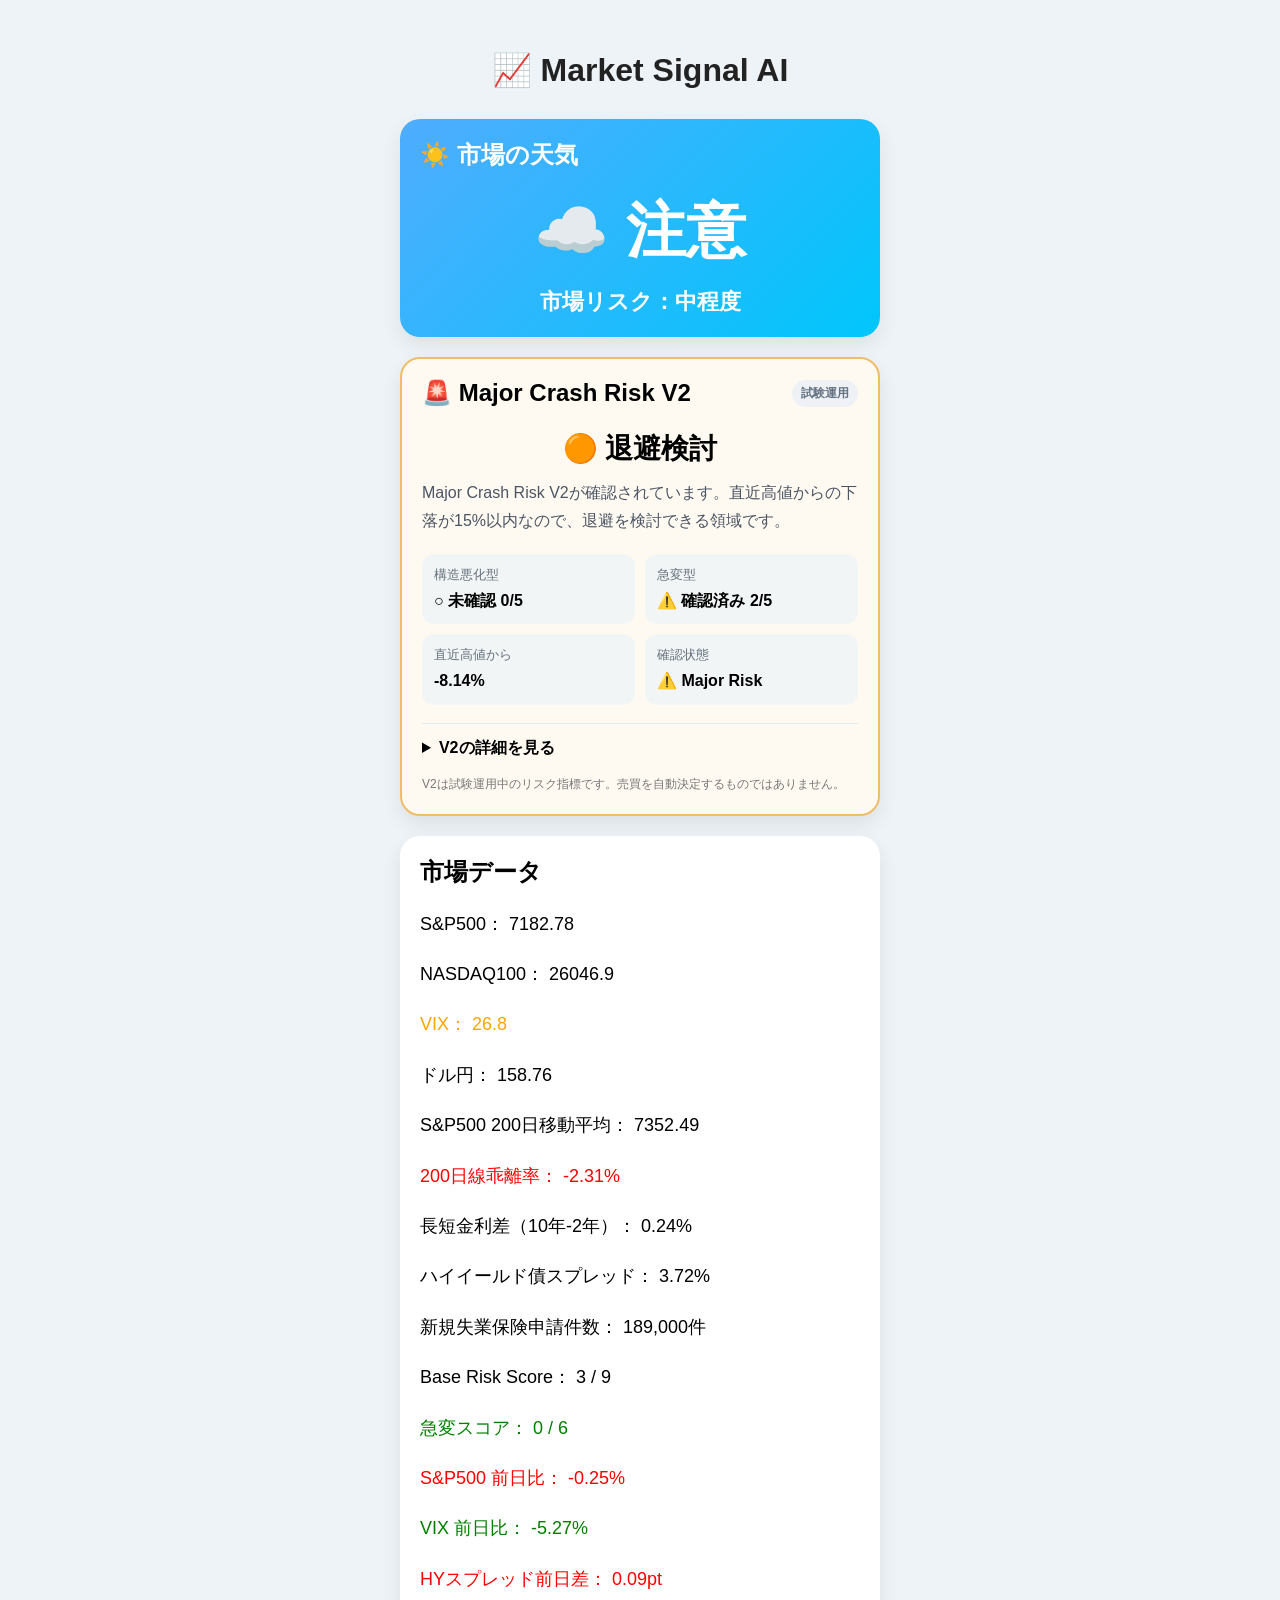
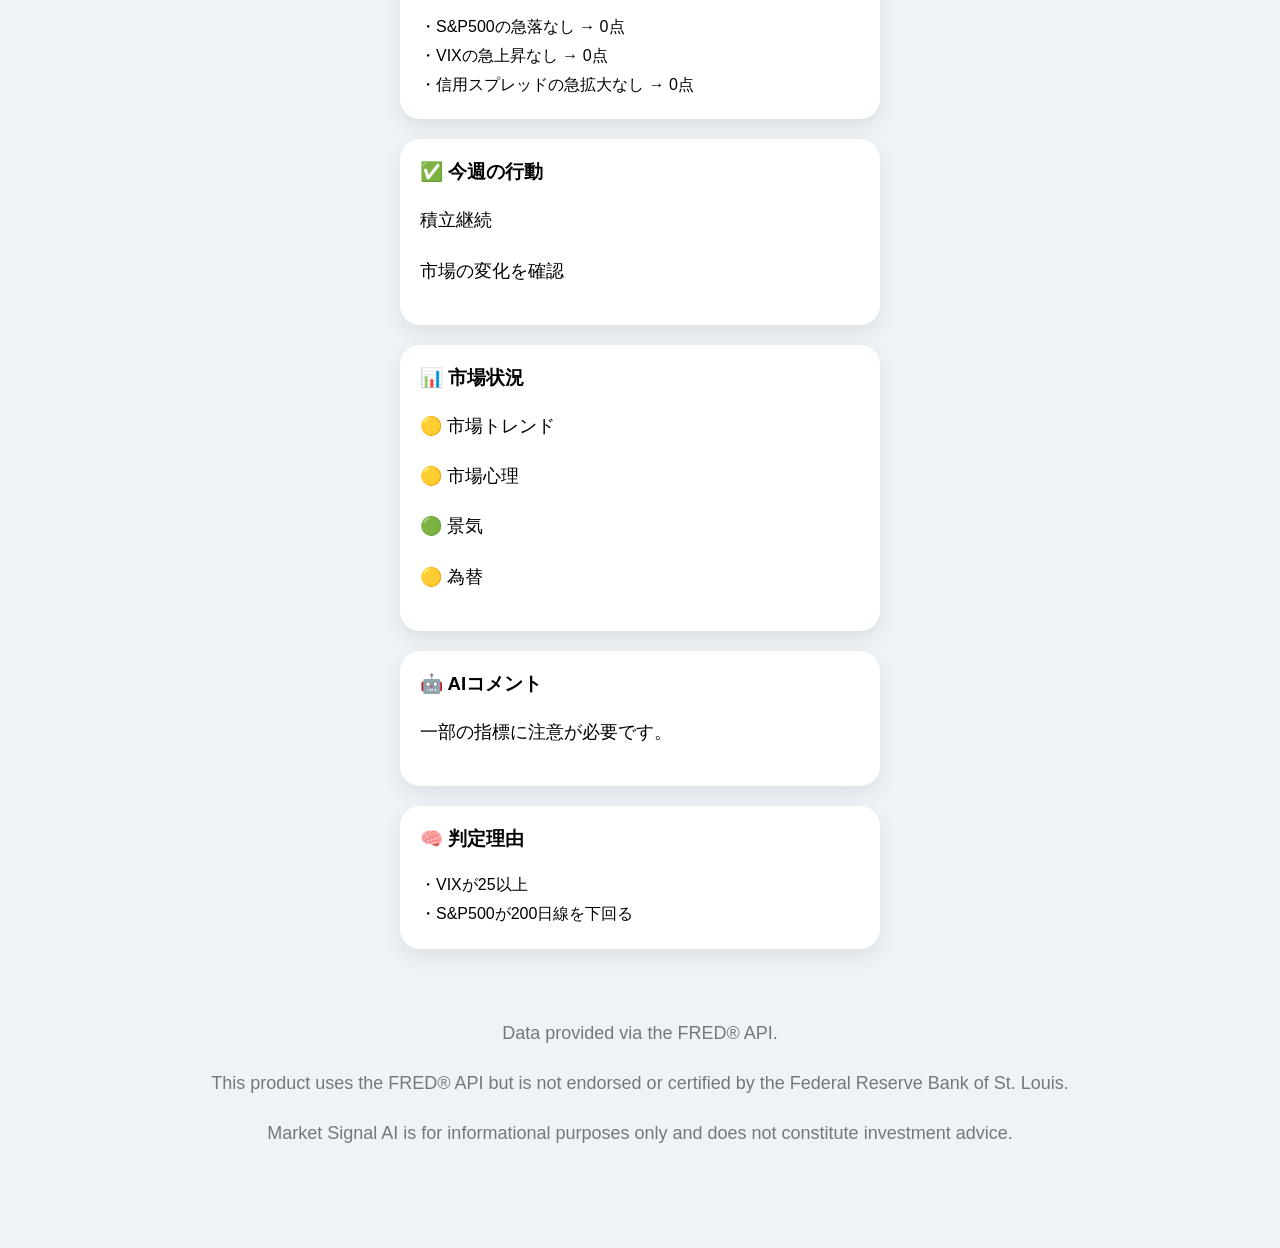
<file: index.html>
<!DOCTYPE html>
<html lang="ja">
<head>
    <meta charset="UTF-8">
    <meta name="viewport" content="width=device-width, initial-scale=1.0">
    <title>Market Signal AI</title>
    <link rel="stylesheet" href="style.css?v=2.0">
</head>

<body>
    <div class="container">

        <h1>📈 Market Signal AI</h1>

        <div class="card weather-card">
            <h2>☀️ 市場の天気</h2>
            <div class="weather" id="weather">☀️晴れ</div>
            <div class="risk" id="risk">市場リスク：低</div>
        </div>

        <div class="card major-risk-card">
            <div class="major-risk-header">
                <h2>🚨 Major Crash Risk V2</h2>
                <span class="experimental-badge">試験運用</span>
            </div>

            <div class="major-action" id="majorAction">読み込み中...</div>
            <p class="major-message" id="majorMessage">V2データを確認しています。</p>

            <div class="major-grid">
                <div class="major-metric">
                    <span>構造悪化型</span>
                    <strong id="majorStructural">---</strong>
                </div>
                <div class="major-metric">
                    <span>急変型</span>
                    <strong id="majorShock">---</strong>
                </div>
                <div class="major-metric">
                    <span>直近高値から</span>
                    <strong id="majorDrawdown">---</strong>
                </div>
                <div class="major-metric">
                    <span>確認状態</span>
                    <strong id="majorConfirmed">---</strong>
                </div>
            </div>

            <details class="major-details">
                <summary>V2の詳細を見る</summary>
                <p id="major200maDiff">S&P500 vs 200DMA：---</p>
                <p id="majorBaa10y">BAA10Y：---</p>
                <p id="majorSp500Change20d">S&P500 20日変化率：---</p>
                <p id="majorVixChange20d">VIX 20日変化率：---</p>
                <p id="majorAsOf">データ基準日：---</p>

                <div class="major-reasons">
                    <strong>判定理由</strong>
                    <div id="majorReasons">---</div>
                </div>
            </details>

            <p class="major-note">
                V2は試験運用中のリスク指標です。売買を自動決定するものではありません。
            </p>
        </div>

        <div class="card">
            <h2>市場データ</h2>
            <p id="sp500">S&P500：---</p>
            <p id="nasdaq100">NASDAQ100：---</p>
            <p id="vix">VIX：---</p>
            <p id="usdjpy">ドル円：---</p>
            <p id="sp500_200ma">S&P500 200日移動平均：---</p>
            <p id="sp500_200ma_diff">200日線乖離率：---</p>
            <p id="yield_curve">長短金利差（10年-2年）：---</p>
            <p id="high_yield_spread">ハイイールド債スプレッド：---</p>
            <p id="initial_claims">新規失業保険申請件数：---</p>
            <p id="riskScore">Base Risk Score：---</p>
            <p id="suddenScore">急変スコア：---</p>
            <p id="sp500Change">S&P500 前日比：---</p>
            <p id="vixChange">VIX 前日比：---</p>
            <p id="hyChange">HYスプレッド前日差：---</p>
            <div id="suddenReasons">---</div>
        </div>

        <div class="card">
            <h3>✅ 今週の行動</h3>
            <p id="action1">積立継続</p>
            <p id="action2">売却不要</p>
        </div>

        <div class="card">
            <h3>📊 市場状況</h3>
            <p id="trendStatus">🟢 市場トレンド</p>
            <p id="sentimentStatus">🟢 市場心理</p>
            <p id="economyStatus">🟢 景気</p>
            <p id="fxStatus">🟢 為替</p>
        </div>

        <div class="card">
            <h3>🤖 AIコメント</h3>
            <p id="aiComment">---</p>
        </div>

        <div class="card">
            <h3>🧠 判定理由</h3>
            <div id="riskReasons">---</div>
        </div>

    </div>

    <footer class="footer">
        <p>Data provided via the FRED® API.</p>
        <p>
            This product uses the FRED® API but is not endorsed or certified
            by the Federal Reserve Bank of St. Louis.
        </p>
        <p>
            Market Signal AI is for informational purposes only and does not
            constitute investment advice.
        </p>
    </footer>

    <script src="script.js?v=2.0"></script>
</body>
</html>
</file>
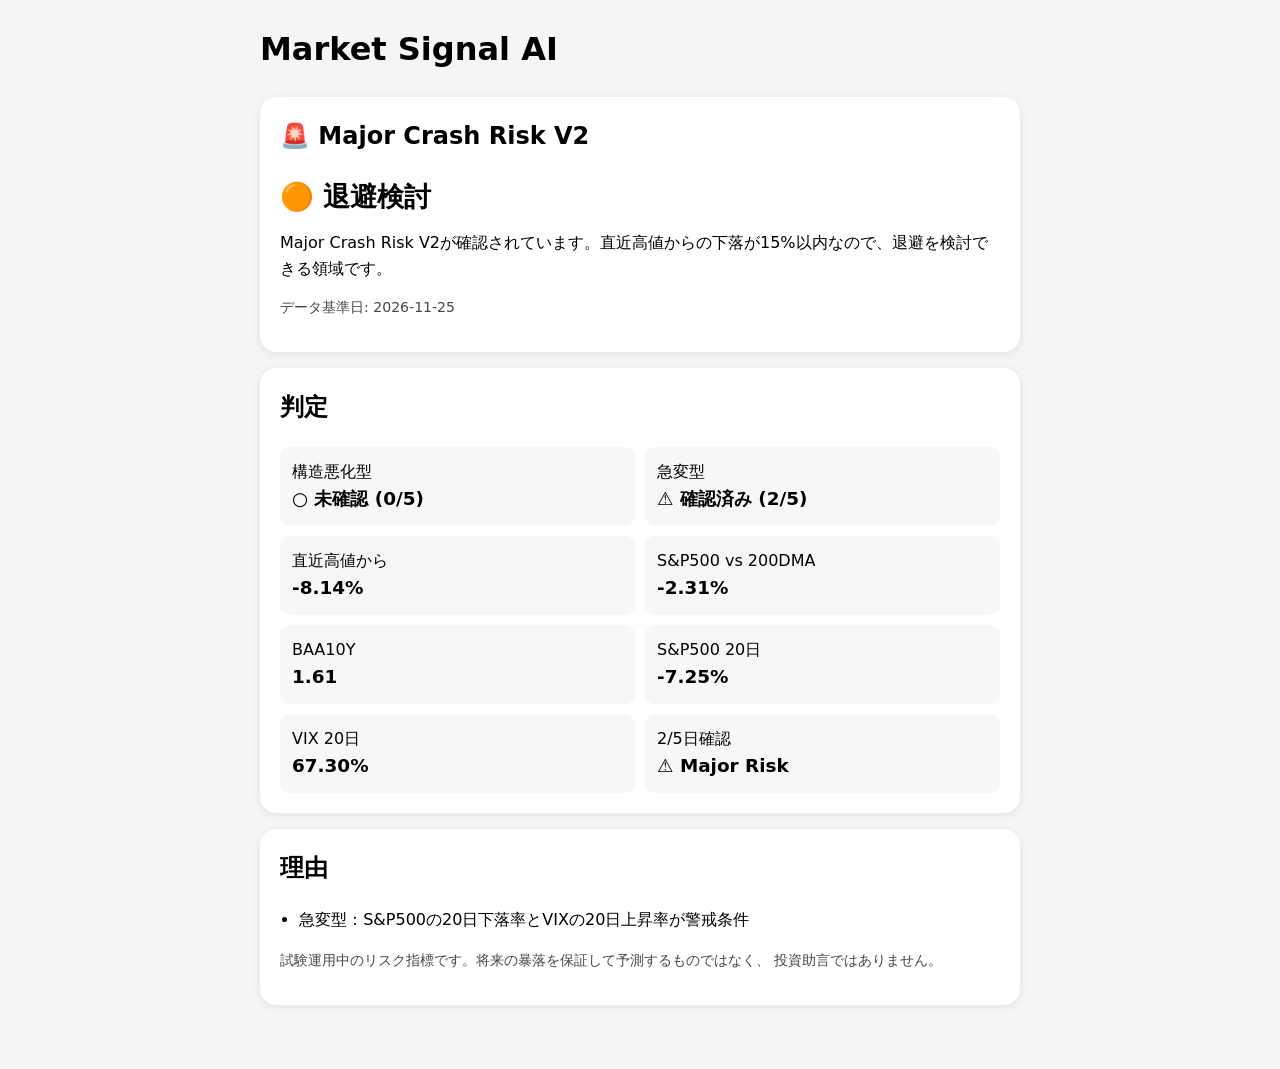
<file: major-crash-v2.html>
<!doctype html>
<html lang="ja">
<head>
  <meta charset="utf-8">
  <meta name="viewport" content="width=device-width, initial-scale=1">
  <title>Major Crash Risk V2</title>
  <style>
    body {
      font-family: system-ui, -apple-system, BlinkMacSystemFont, "Segoe UI", sans-serif;
      max-width: 760px;
      margin: 0 auto;
      padding: 24px 16px 48px;
      line-height: 1.6;
      background: #f5f5f5;
    }
    .card {
      background: white;
      border-radius: 16px;
      padding: 20px;
      margin-bottom: 16px;
      box-shadow: 0 2px 10px rgba(0,0,0,.08);
    }
    h1, h2 { margin-top: 0; }
    .action {
      font-size: 1.7rem;
      font-weight: 700;
      margin: 12px 0;
    }
    .grid {
      display: grid;
      grid-template-columns: 1fr 1fr;
      gap: 10px;
    }
    .metric {
      background: #f7f7f7;
      border-radius: 10px;
      padding: 12px;
    }
    .metric b {
      display: block;
      font-size: 1.15rem;
    }
    .small {
      font-size: .88rem;
      opacity: .72;
    }
    ul { padding-left: 1.2rem; }
  </style>
</head>
<body>
  <h1>Market Signal AI</h1>

  <div class="card">
    <h2>🚨 Major Crash Risk V2</h2>
    <div id="action" class="action">読み込み中…</div>
    <div id="message"></div>
    <p id="asof" class="small"></p>
  </div>

  <div class="card">
    <h2>判定</h2>
    <div class="grid">
      <div class="metric">
        構造悪化型
        <b id="structural">—</b>
      </div>
      <div class="metric">
        急変型
        <b id="shock">—</b>
      </div>
      <div class="metric">
        直近高値から
        <b id="dd">—</b>
      </div>
      <div class="metric">
        S&P500 vs 200DMA
        <b id="ma">—</b>
      </div>
      <div class="metric">
        BAA10Y
        <b id="baa">—</b>
      </div>
      <div class="metric">
        S&P500 20日
        <b id="sp20">—</b>
      </div>
      <div class="metric">
        VIX 20日
        <b id="vix20">—</b>
      </div>
      <div class="metric">
        2/5日確認
        <b id="confirm">—</b>
      </div>
    </div>
  </div>

  <div class="card">
    <h2>理由</h2>
    <ul id="reasons"></ul>
    <p class="small">
      試験運用中のリスク指標です。将来の暴落を保証して予測するものではなく、
      投資助言ではありません。
    </p>
  </div>

  <script>
    const pct = (v) =>
      v == null ? "—" : `${Number(v).toFixed(2)}%`;

    const num = (v) =>
      v == null ? "—" : Number(v).toFixed(2);

    fetch(`market.json?t=${Date.now()}`)
      .then(r => {
        if (!r.ok) throw new Error(`HTTP ${r.status}`);
        return r.json();
      })
      .then(data => {
        const v = data.majorCrashV2;

        if (!v) {
          throw new Error(
            "market.json に majorCrashV2 がありません"
          );
        }

        document.getElementById("action").textContent =
          v.actionJa;

        document.getElementById("message").textContent =
          v.message;

        document.getElementById("asof").textContent =
          `データ基準日: ${v.asOf}`;

        document.getElementById("structural").textContent =
          v.structural.confirmed
            ? `⚠️ 確認済み (${v.structural.countLast5}/5)`
            : `○ 未確認 (${v.structural.countLast5}/5)`;

        document.getElementById("shock").textContent =
          v.shock.confirmed
            ? `⚠️ 確認済み (${v.shock.countLast5}/5)`
            : `○ 未確認 (${v.shock.countLast5}/5)`;

        document.getElementById("dd").textContent =
          pct(v.metrics.drawdownFromPeakPct);

        document.getElementById("ma").textContent =
          pct(v.metrics.sp500_200maDiffPct);

        document.getElementById("baa").textContent =
          num(v.metrics.baa10y);

        document.getElementById("sp20").textContent =
          pct(v.metrics.sp500Change20dPct);

        document.getElementById("vix20").textContent =
          pct(v.metrics.vixChange20dPct);

        document.getElementById("confirm").textContent =
          v.confirmed ? "⚠️ Major Risk" : "○ HOLD";

        const reasons =
          document.getElementById("reasons");

        reasons.innerHTML = "";

        for (const reason of v.reasons) {
          const li = document.createElement("li");
          li.textContent = reason;
          reasons.appendChild(li);
        }
      })
      .catch(err => {
        document.getElementById("action").textContent =
          "データ取得エラー";

        document.getElementById("message").textContent =
          err.message;
      });
  </script>
</body>
</html>
</file>
<file: style.css>
body {
    margin: 0;
    padding: 30px;
    font-family: "Yu Gothic UI", sans-serif;
    background: #eef3f8;
}

.container {
    max-width: 480px;
    margin: auto;
}

h1 {
    text-align: center;
    margin-bottom: 30px;
    color: #222;
}

.card {
    background: white;
    border-radius: 20px;
    padding: 20px;
    margin-bottom: 20px;
    box-shadow: 0 8px 20px rgba(0,0,0,0.08);
}

.card h2,
.card h3 {
    margin-top: 0;
}

.weather {
    font-size: 60px;
    font-weight: bold;
    text-align: center;
    margin: 15px 0;
}

.risk {
    text-align: center;
    font-size: 22px;
    color: #2e7d32;
    font-weight: bold;
}

p {
    font-size: 18px;
    line-height: 1.8;
}

.weather-card {
    background: linear-gradient(135deg,#4facfe,#00c6fb);
    color: white;
}

.weather-card .risk {
    color: white;
}

.weather-card h2 {
    color: white;
}

#riskReasons {
    white-space: pre-line;
    line-height: 1.8;
}

#suddenReasons {
    white-space: pre-line;
    line-height: 1.8;
}

/* Major Crash Risk V2 */
.major-risk-card {
    border: 2px solid #dfe7ef;
    transition: border-color 0.2s ease, background 0.2s ease;
}

.major-risk-header {
    display: flex;
    align-items: center;
    justify-content: space-between;
    gap: 12px;
}

.major-risk-header h2 {
    margin-bottom: 0;
}

.experimental-badge {
    flex-shrink: 0;
    font-size: 12px;
    font-weight: bold;
    padding: 5px 9px;
    border-radius: 999px;
    background: #eef2f6;
    color: #657382;
}

.major-action {
    margin: 22px 0 10px;
    text-align: center;
    font-size: 28px;
    line-height: 1.4;
    font-weight: bold;
}

.major-message {
    margin-top: 0;
    font-size: 16px;
    color: #4b5563;
}

.major-grid {
    display: grid;
    grid-template-columns: 1fr 1fr;
    gap: 10px;
    margin-top: 18px;
}

.major-metric {
    padding: 12px;
    border-radius: 12px;
    background: rgba(238, 243, 248, 0.75);
}

.major-metric span {
    display: block;
    margin-bottom: 5px;
    font-size: 13px;
    color: #66717d;
}

.major-metric strong {
    display: block;
    font-size: 16px;
    line-height: 1.45;
}

.major-details {
    margin-top: 18px;
    border-top: 1px solid #e5e9ee;
    padding-top: 14px;
}

.major-details summary {
    cursor: pointer;
    font-weight: bold;
    font-size: 16px;
}

.major-details p {
    font-size: 15px;
    margin: 8px 0;
}

.major-reasons {
    margin-top: 14px;
}

#majorReasons {
    margin-top: 8px;
    white-space: pre-line;
    line-height: 1.7;
    font-size: 15px;
}

.major-note {
    margin: 16px 0 0;
    font-size: 12px;
    line-height: 1.6;
    color: #777;
}

.major-risk-card.major-low {
    border-color: #9fd6ae;
}

.major-risk-card.major-warning {
    border-color: #f1bd67;
    background: #fffaf1;
}

.major-risk-card.major-danger {
    border-color: #e79a9a;
    background: #fff6f6;
}

.major-risk-card.major-late {
    border-color: #d4ad72;
    background: #fff9ee;
}

.footer {
    margin: 30px 15px;
    padding: 20px 10px;
    text-align: center;
    font-size: 12px;
    line-height: 1.6;
    color: #777;
}

@media (max-width: 520px) {
    body {
        padding: 18px 12px;
    }

    h1 {
        font-size: 28px;
    }

    .weather {
        font-size: 52px;
    }

    .major-action {
        font-size: 24px;
    }

    .major-grid {
        grid-template-columns: 1fr;
    }
}
</file>
